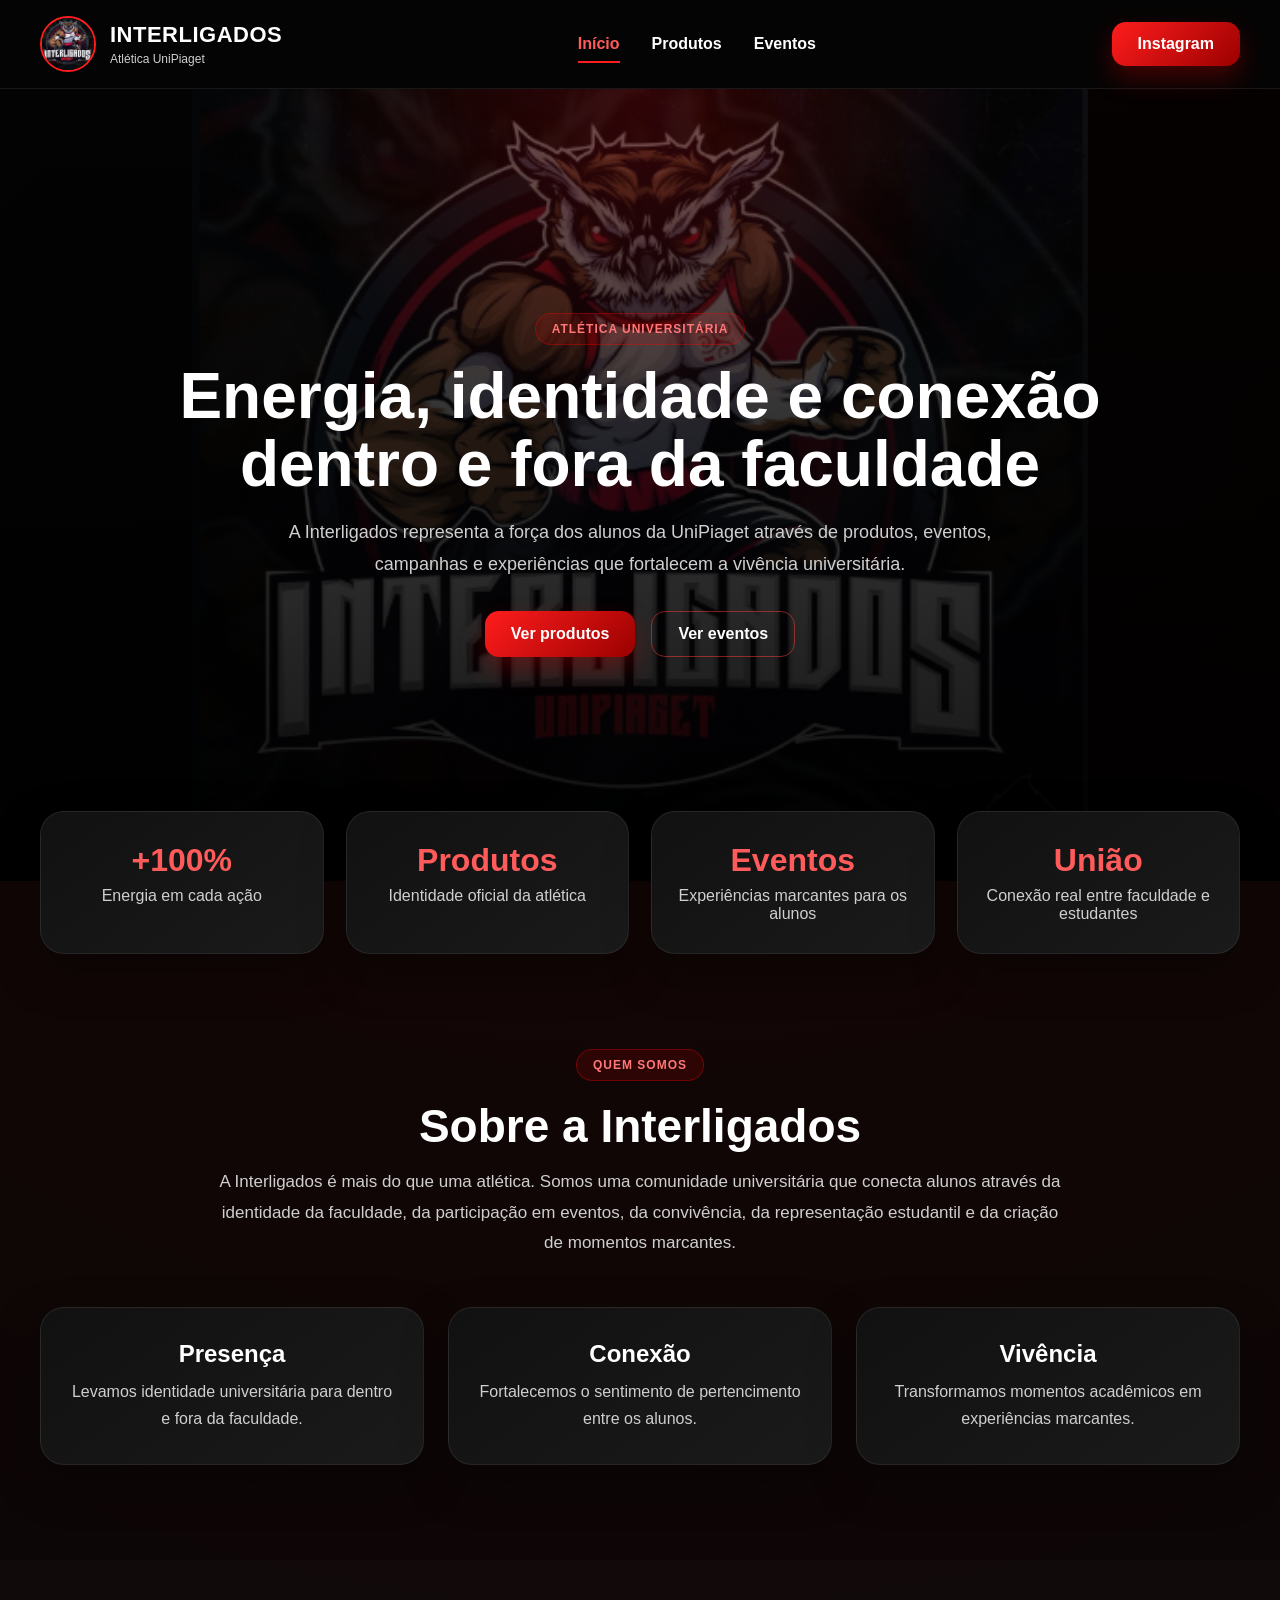
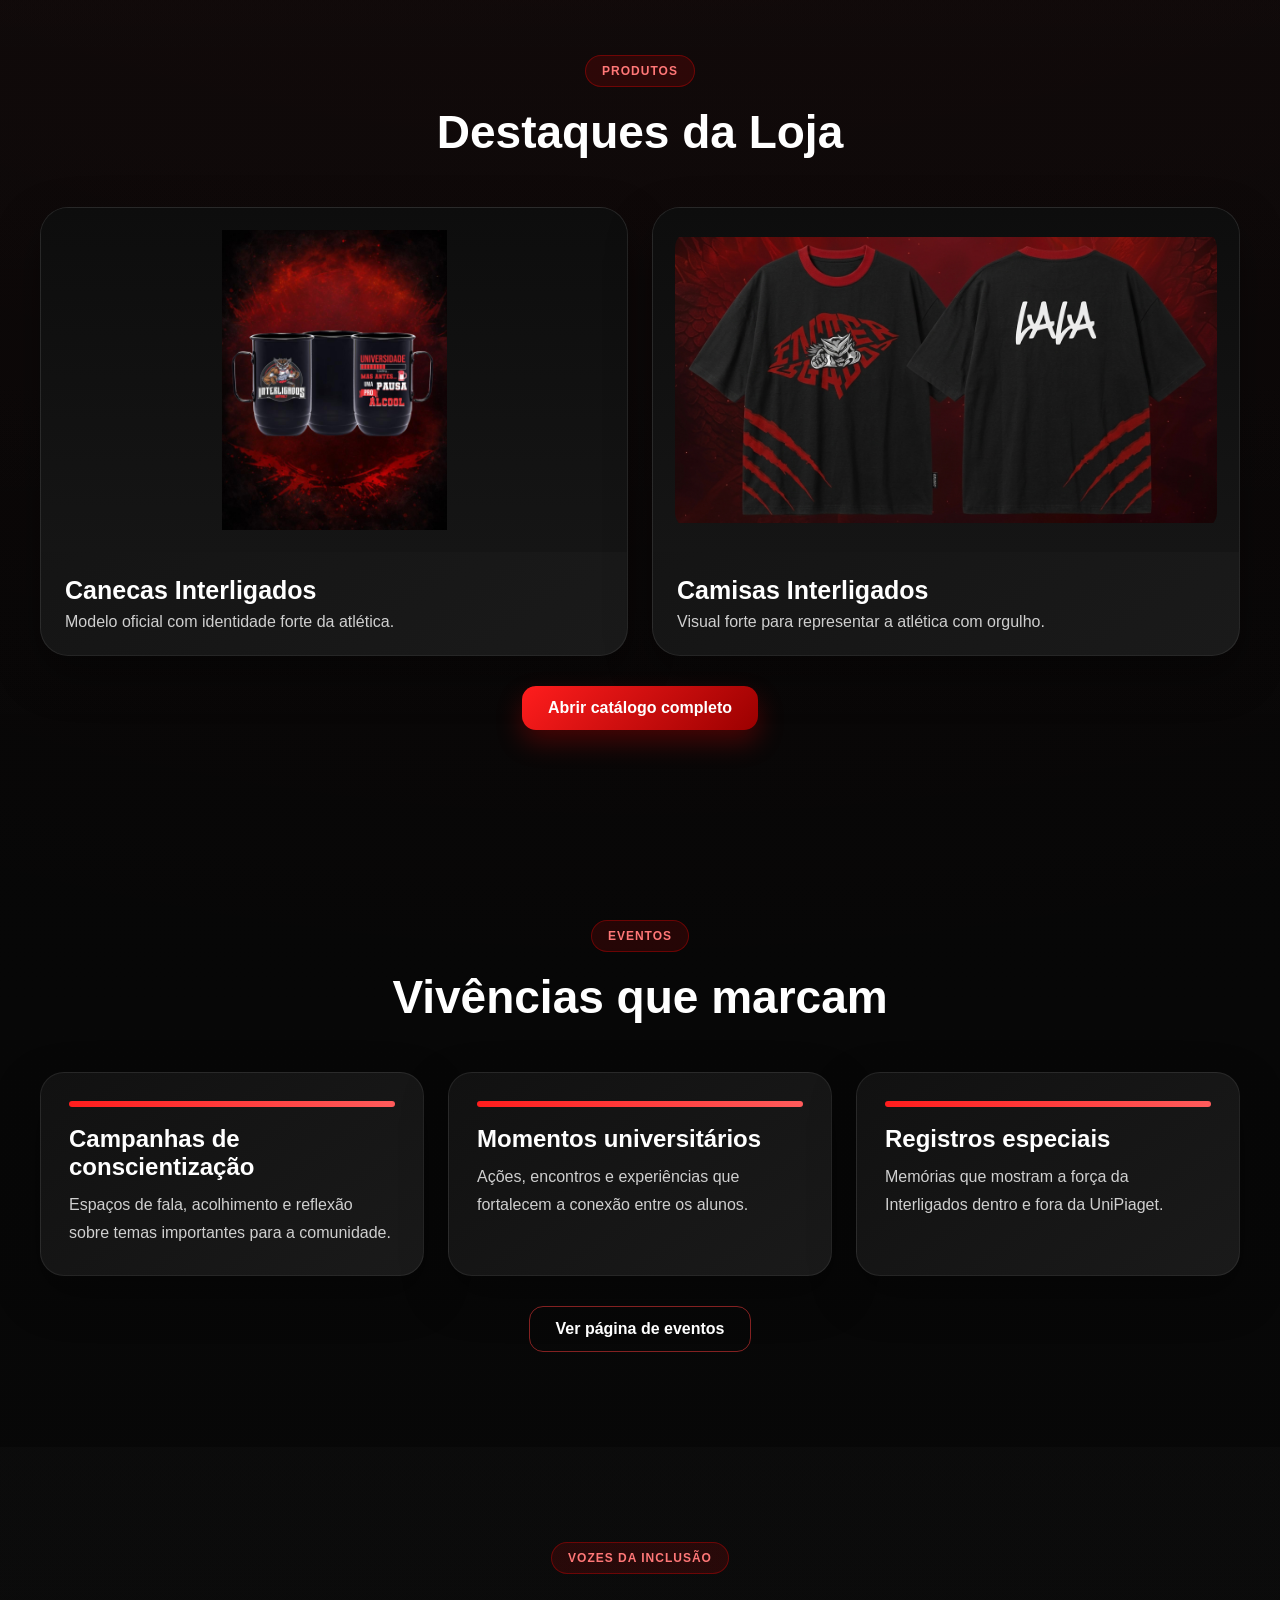
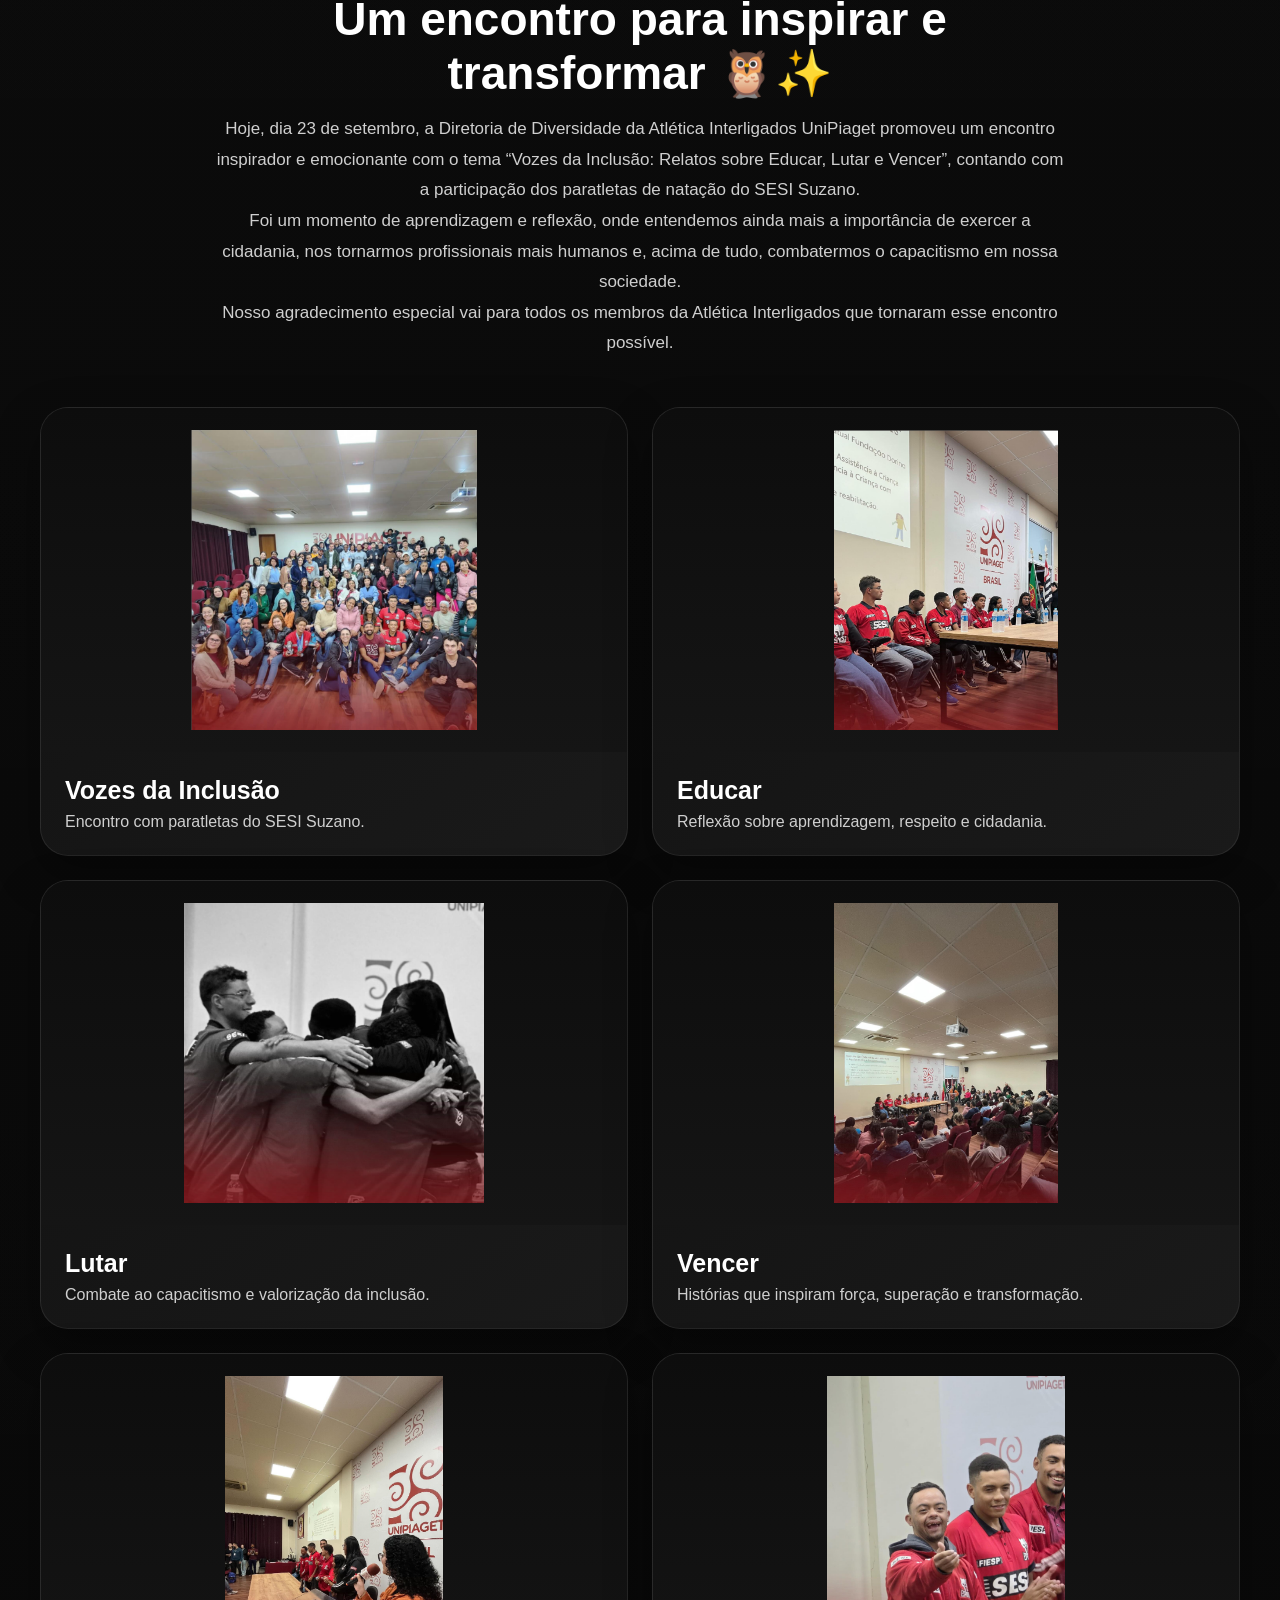
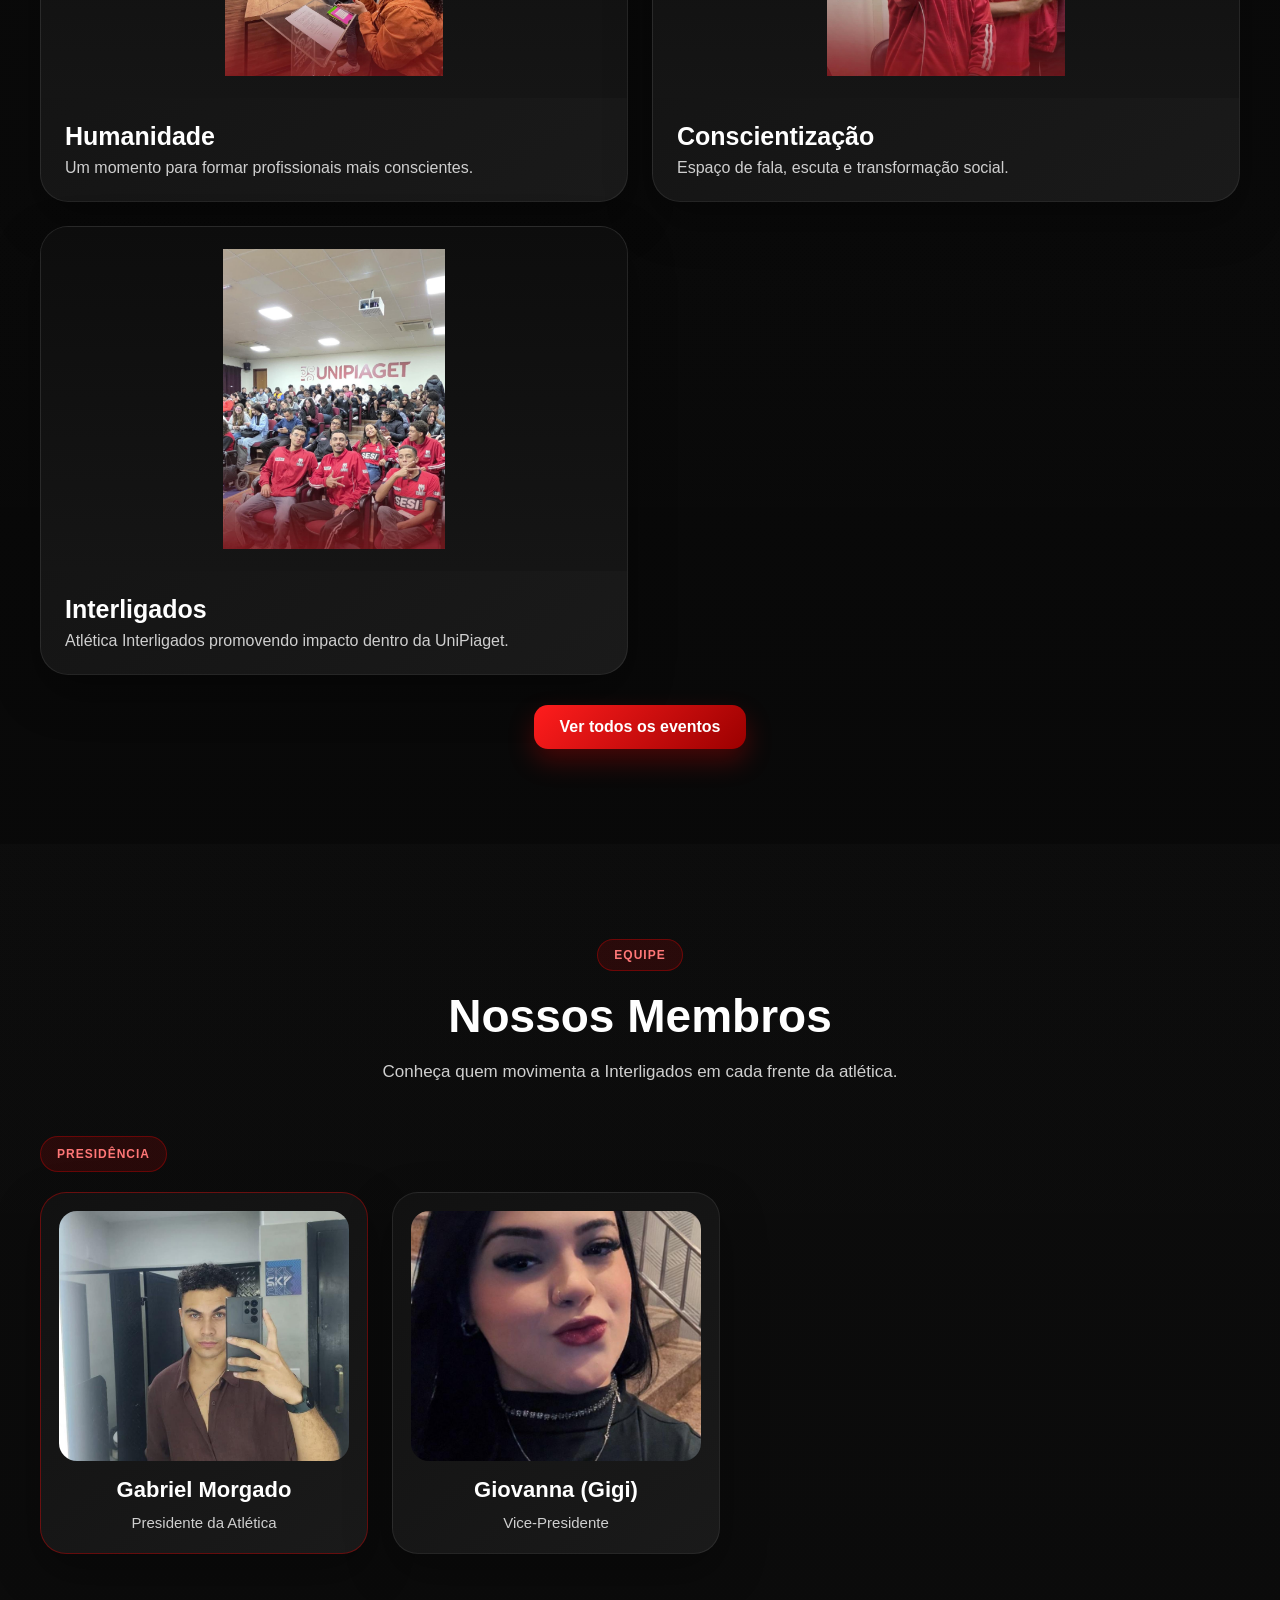
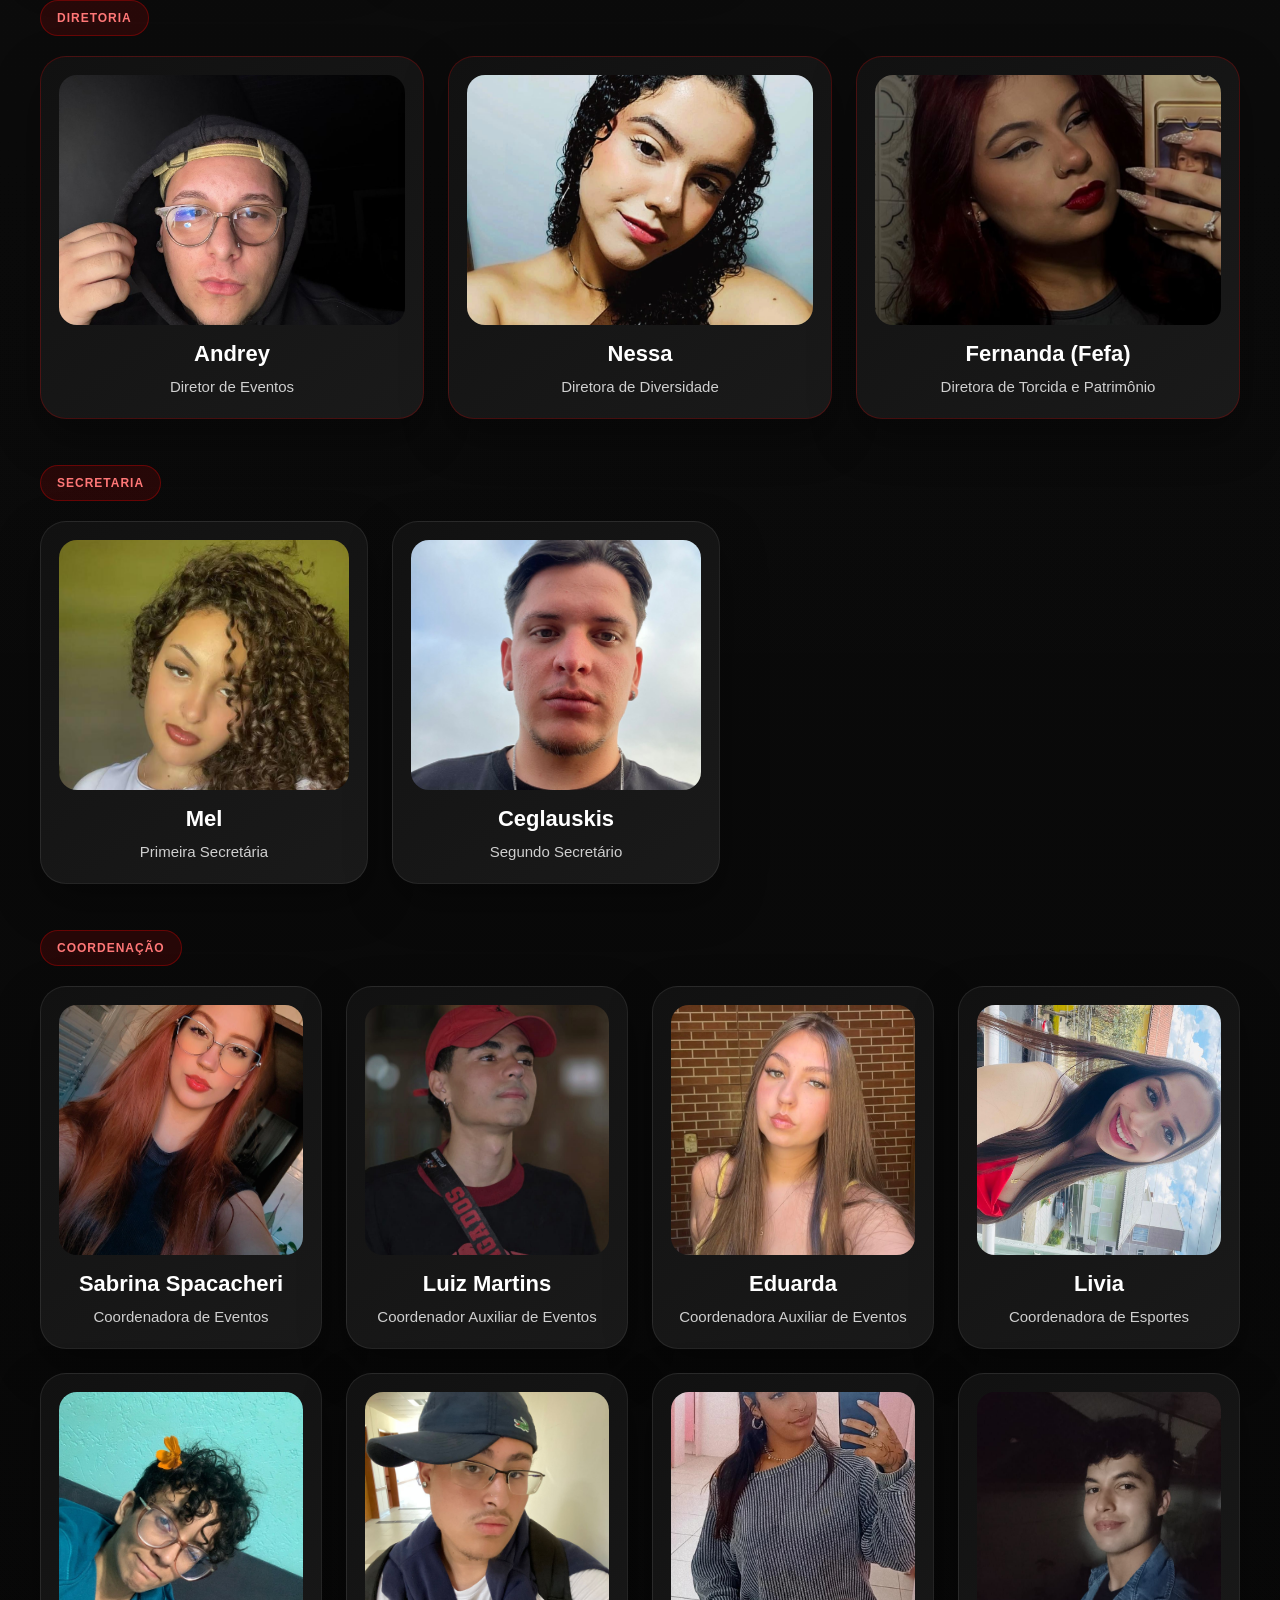
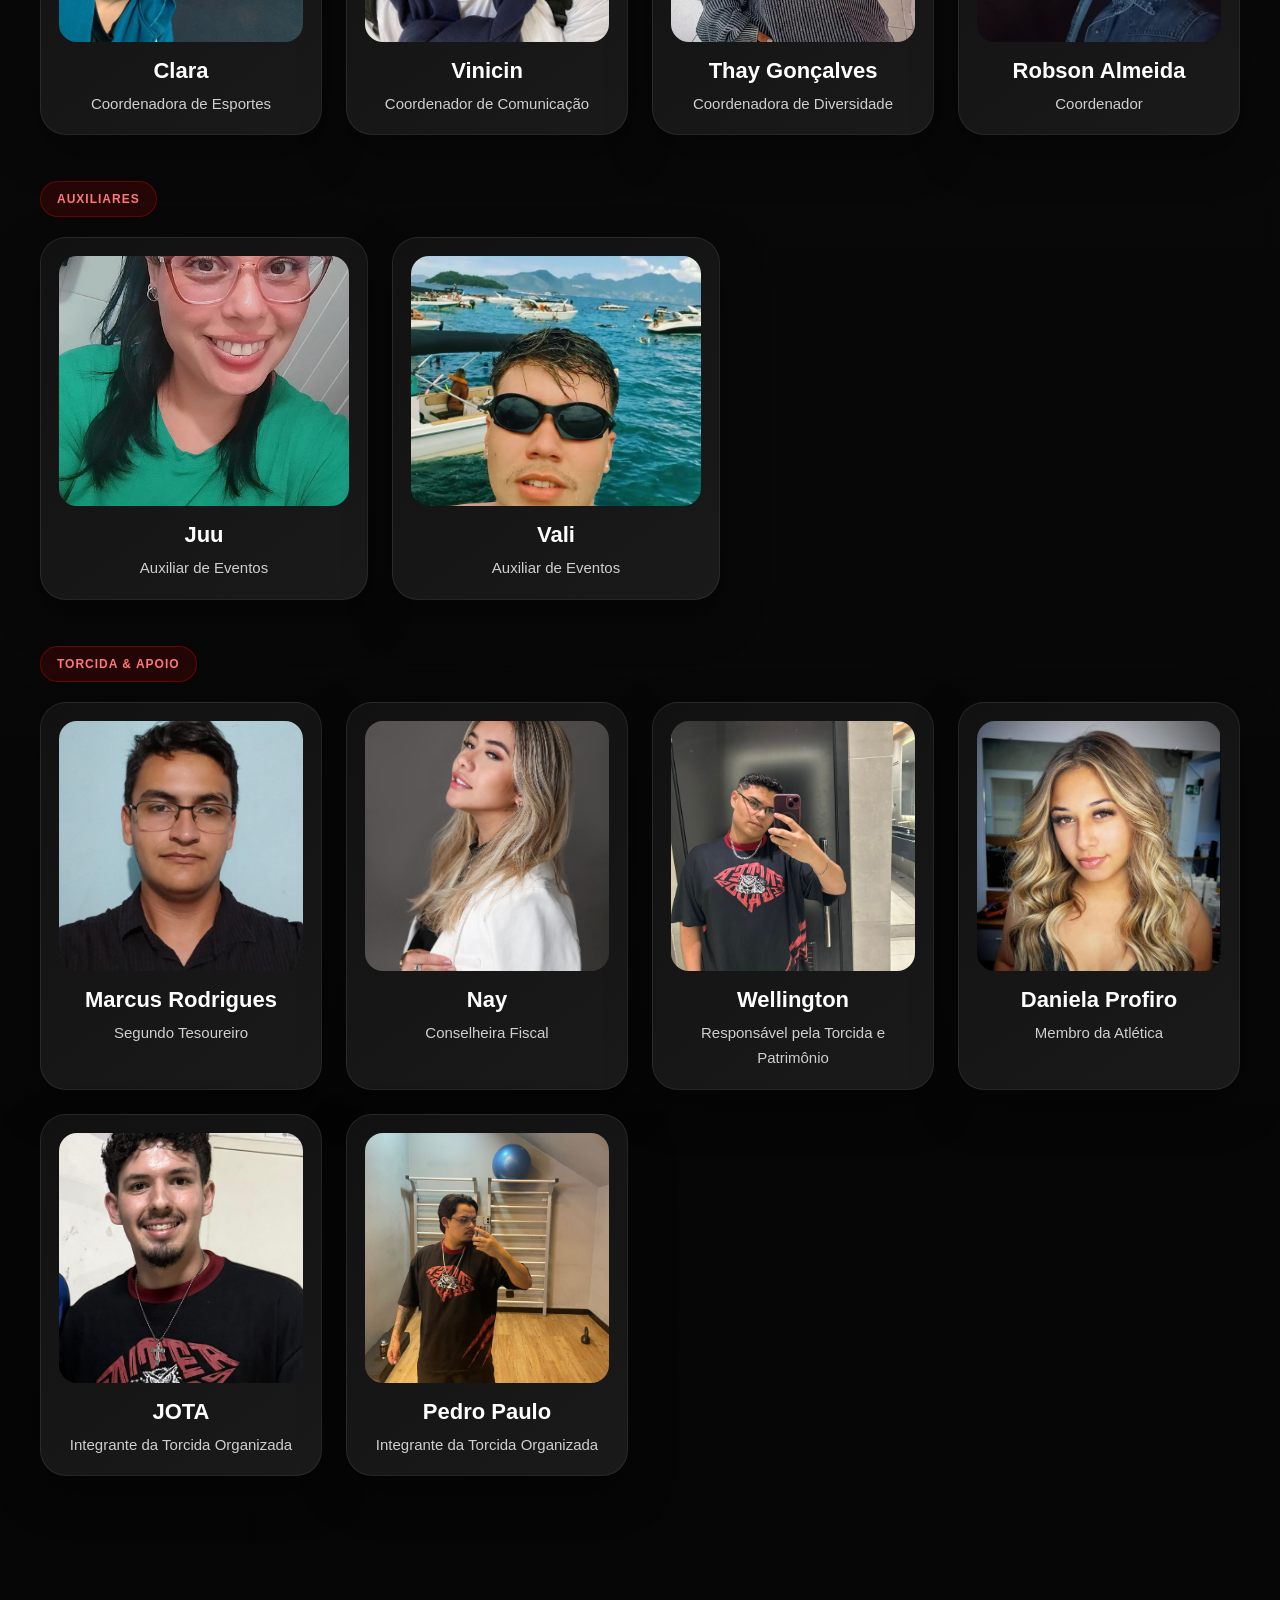
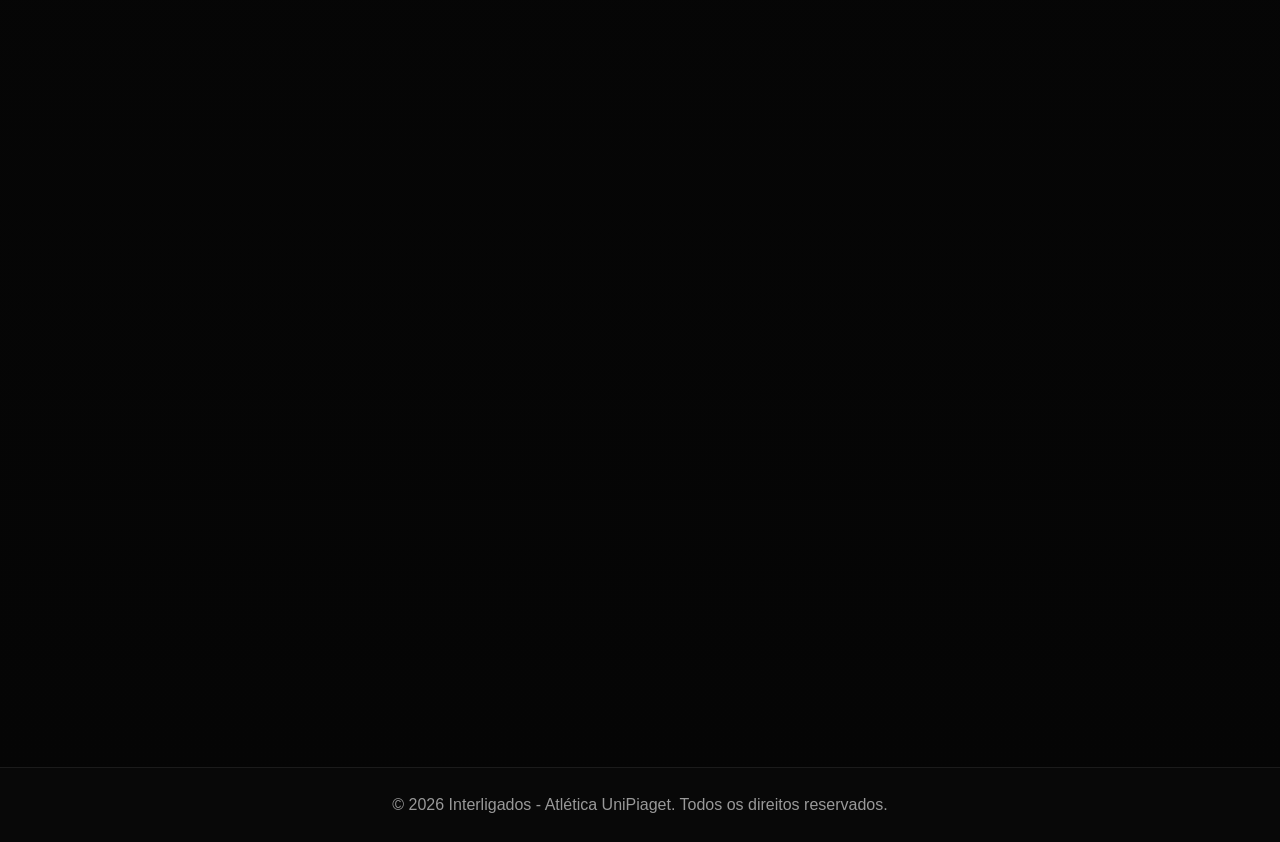
<file: index.html>
<!DOCTYPE html>
<html lang="pt-BR">
<head>
  <meta charset="UTF-8">
  <meta name="viewport" content="width=device-width, initial-scale=1.0">
  <title>Interligados | Atlética UniPiaget</title>
  <link rel="stylesheet" href="style.css">
</head>
<body>

<header class="site-header">
  <div class="container header-wrap">
    <a href="index.html" class="brand">
      <img src="assets/logo.png" alt="Logo Interligados" class="brand-logo">
      <div class="brand-text">
        <strong>INTERLIGADOS</strong>
        <span>Atlética UniPiaget</span>
      </div>
    </a>

    <nav class="main-nav">
      <a href="index.html" class="active">Início</a>
      <a href="produtos.html">Produtos</a>
      <a href="eventos.html">Eventos</a>
    </nav>

    <a href="https://www.instagram.com/interligados_unipiaget" target="_blank" class="btn btn-primary">
      Instagram
    </a>
  </div>
</header>

<main>

  <section class="hero home-hero">
    <div class="hero-overlay"></div>
    <div class="container hero-content reveal">
      <span class="kicker">ATLÉTICA UNIVERSITÁRIA</span>
      <h1>Energia, identidade e conexão dentro e fora da faculdade</h1>
      <p>
        A Interligados representa a força dos alunos da UniPiaget através de produtos,
        eventos, campanhas e experiências que fortalecem a vivência universitária.
      </p>

      <div class="hero-actions">
        <a href="produtos.html" class="btn btn-primary">Ver produtos</a>
        <a href="eventos.html" class="btn btn-secondary">Ver eventos</a>
      </div>
    </div>
  </section>

  <section class="stats-strip">
    <div class="container">
      <div class="stats-grid reveal">
        <article class="stat-card">
          <h3>+100%</h3>
          <p>Energia em cada ação</p>
        </article>

        <article class="stat-card">
          <h3>Produtos</h3>
          <p>Identidade oficial da atlética</p>
        </article>

        <article class="stat-card">
          <h3>Eventos</h3>
          <p>Experiências marcantes para os alunos</p>
        </article>

        <article class="stat-card">
          <h3>União</h3>
          <p>Conexão real entre faculdade e estudantes</p>
        </article>
      </div>
    </div>
  </section>

  <section class="section">
    <div class="container">
      <div class="section-heading reveal">
        <span class="kicker">QUEM SOMOS</span>
        <h2>Sobre a Interligados</h2>
        <p>
          A Interligados é mais do que uma atlética. Somos uma comunidade universitária
          que conecta alunos através da identidade da faculdade, da participação em eventos,
          da convivência, da representação estudantil e da criação de momentos marcantes.
        </p>
      </div>

      <div class="info-grid">
        <article class="info-card reveal">
          <h3>Presença</h3>
          <p>Levamos identidade universitária para dentro e fora da faculdade.</p>
        </article>

        <article class="info-card reveal">
          <h3>Conexão</h3>
          <p>Fortalecemos o sentimento de pertencimento entre os alunos.</p>
        </article>

        <article class="info-card reveal">
          <h3>Vivência</h3>
          <p>Transformamos momentos acadêmicos em experiências marcantes.</p>
        </article>
      </div>
    </div>
  </section>

  <section class="section section-alt">
    <div class="container">
      <div class="section-heading reveal">
        <span class="kicker">PRODUTOS</span>
        <h2>Destaques da Loja</h2>
      </div>

      <div class="highlight-grid">
        <article class="highlight-card reveal">
          <div class="highlight-image">
            <img src="assets/produto1.jpeg" alt="Caneca Preta Interligados">
          </div>
          <div class="highlight-body">
            <h3>Canecas Interligados</h3>
            <p>Modelo oficial com identidade forte da atlética.</p>
          </div>
        </article>

        <article class="highlight-card reveal">
          <div class="highlight-image">
            <img src="assets/produto4.png" alt="Camisas Interligados">
          </div>
          <div class="highlight-body">
            <h3>Camisas Interligados</h3>
            <p>Visual forte para representar a atlética com orgulho.</p>
          </div>
        </article>
      </div>

      <div class="section-action reveal">
        <a href="produtos.html" class="btn btn-primary">Abrir catálogo completo</a>
      </div>
    </div>
  </section>

  <section class="section">
    <div class="container">
      <div class="section-heading reveal">
        <span class="kicker">EVENTOS</span>
        <h2>Vivências que marcam</h2>
      </div>

      <div class="feature-grid">
        <article class="feature-card reveal">
          <div class="feature-line"></div>
          <h3>Campanhas de conscientização</h3>
          <p>Espaços de fala, acolhimento e reflexão sobre temas importantes para a comunidade.</p>
        </article>

        <article class="feature-card reveal">
          <div class="feature-line"></div>
          <h3>Momentos universitários</h3>
          <p>Ações, encontros e experiências que fortalecem a conexão entre os alunos.</p>
        </article>

        <article class="feature-card reveal">
          <div class="feature-line"></div>
          <h3>Registros especiais</h3>
          <p>Memórias que mostram a força da Interligados dentro e fora da UniPiaget.</p>
        </article>
      </div>

      <div class="section-action reveal">
        <a href="eventos.html" class="btn btn-secondary">Ver página de eventos</a>
      </div>
    </div>
  </section>

  <section class="section section-alt">
    <div class="container">
      <div class="section-heading reveal">
        <span class="kicker">VOZES DA INCLUSÃO</span>
        <h2>Um encontro para inspirar e transformar 🦉✨</h2>
        <p>
          Hoje, dia 23 de setembro, a Diretoria de Diversidade da Atlética Interligados UniPiaget
          promoveu um encontro inspirador e emocionante com o tema “Vozes da Inclusão:
          Relatos sobre Educar, Lutar e Vencer”, contando com a participação dos paratletas
          de natação do SESI Suzano.
        </p>
        <p>
          Foi um momento de aprendizagem e reflexão, onde entendemos ainda mais a importância
          de exercer a cidadania, nos tornarmos profissionais mais humanos e, acima de tudo,
          combatermos o capacitismo em nossa sociedade.
        </p>
        <p>
          Nosso agradecimento especial vai para todos os membros da Atlética Interligados que
          tornaram esse encontro possível.
        </p>
      </div>

      <div class="highlight-grid">
        <article class="highlight-card reveal">
          <div class="highlight-image">
            <img src="assets/inclusao1.png" alt="Vozes da Inclusão 1">
          </div>
          <div class="highlight-body">
            <h3>Vozes da Inclusão</h3>
            <p>Encontro com paratletas do SESI Suzano.</p>
          </div>
        </article>

        <article class="highlight-card reveal">
          <div class="highlight-image">
            <img src="assets/inclusao2.png" alt="Vozes da Inclusão 2">
          </div>
          <div class="highlight-body">
            <h3>Educar</h3>
            <p>Reflexão sobre aprendizagem, respeito e cidadania.</p>
          </div>
        </article>

        <article class="highlight-card reveal">
          <div class="highlight-image">
            <img src="assets/inclusao3.png" alt="Vozes da Inclusão 3">
          </div>
          <div class="highlight-body">
            <h3>Lutar</h3>
            <p>Combate ao capacitismo e valorização da inclusão.</p>
          </div>
        </article>

        <article class="highlight-card reveal">
          <div class="highlight-image">
            <img src="assets/inclusao4.png" alt="Vozes da Inclusão 4">
          </div>
          <div class="highlight-body">
            <h3>Vencer</h3>
            <p>Histórias que inspiram força, superação e transformação.</p>
          </div>
        </article>

        <article class="highlight-card reveal">
          <div class="highlight-image">
            <img src="assets/inclusao5.png" alt="Vozes da Inclusão 5">
          </div>
          <div class="highlight-body">
            <h3>Humanidade</h3>
            <p>Um momento para formar profissionais mais conscientes.</p>
          </div>
        </article>

        <article class="highlight-card reveal">
          <div class="highlight-image">
            <img src="assets/inclusao6.png" alt="Vozes da Inclusão 6">
          </div>
          <div class="highlight-body">
            <h3>Conscientização</h3>
            <p>Espaço de fala, escuta e transformação social.</p>
          </div>
        </article>

        <article class="highlight-card reveal">
          <div class="highlight-image">
            <img src="assets/inclusao7.png" alt="Vozes da Inclusão 7">
          </div>
          <div class="highlight-body">
            <h3>Interligados</h3>
            <p>Atlética Interligados promovendo impacto dentro da UniPiaget.</p>
          </div>
        </article>
      </div>

      <div class="section-action reveal">
        <a href="eventos.html" class="btn btn-primary">Ver todos os eventos</a>
      </div>
    </div>
  </section>

  <section class="section section-alt team-section">
    <div class="container">
      <div class="section-heading reveal">
        <span class="kicker">EQUIPE</span>
        <h2>Nossos Membros</h2>
        <p>Conheça quem movimenta a Interligados em cada frente da atlética.</p>
      </div>

      <div class="team-group reveal">
        <div class="team-label">Presidência</div>
        <div class="team-grid team-grid-2">
          <article class="member-card featured-president">
            <img src="assets/membro4.jpeg" alt="Gabriel Morgado">
            <h3>Gabriel Morgado</h3>
            <p>Presidente da Atlética</p>
          </article>

          <article class="member-card featured-vice">
            <img src="assets/membro10.jpeg" alt="Giovanna Gigi">
            <h3>Giovanna (Gigi)</h3>
            <p>Vice-Presidente</p>
          </article>
        </div>
      </div>

      <div class="team-group reveal">
        <div class="team-label">Diretoria</div>
        <div class="team-grid team-grid-3">
          <article class="member-card featured-director">
            <img src="assets/membro21.jpeg" alt="Andrey">
            <h3>Andrey</h3>
            <p>Diretor de Eventos</p>
          </article>

          <article class="member-card featured-director">
            <img src="assets/membro17.jpeg" alt="Nessa">
            <h3>Nessa</h3>
            <p>Diretora de Diversidade</p>
          </article>

          <article class="member-card featured-director">
            <img src="assets/membro8.jpeg" alt="Fernanda Fefa">
            <h3>Fernanda (Fefa)</h3>
            <p>Diretora de Torcida e Patrimônio</p>
          </article>
        </div>
      </div>

      <div class="team-group reveal">
        <div class="team-label">Secretaria</div>
        <div class="team-grid team-grid-2">
          <article class="member-card">
            <img src="assets/membro9.jpeg" alt="Mel">
            <h3>Mel</h3>
            <p>Primeira Secretária</p>
          </article>

          <article class="member-card">
            <img src="assets/membro6.jpeg" alt="Ceglauskis">
            <h3>Ceglauskis</h3>
            <p>Segundo Secretário</p>
          </article>
        </div>
      </div>

      <div class="team-group reveal">
        <div class="team-label">Coordenação</div>
        <div class="team-grid team-grid-4">
          <article class="member-card">
            <img src="assets/membro2.jpeg" alt="Sabrina Spacacheri">
            <h3>Sabrina Spacacheri</h3>
            <p>Coordenadora de Eventos</p>
          </article>

          <article class="member-card">
            <img src="assets/membro11.jpeg" alt="Luiz Martins">
            <h3>Luiz Martins</h3>
            <p>Coordenador Auxiliar de Eventos</p>
          </article>

          <article class="member-card">
            <img src="assets/membro13.jpeg" alt="Eduarda">
            <h3>Eduarda</h3>
            <p>Coordenadora Auxiliar de Eventos</p>
          </article>

          <article class="member-card">
            <img src="assets/membro12.jpeg" alt="Livia">
            <h3>Livia</h3>
            <p>Coordenadora de Esportes</p>
          </article>

          <article class="member-card">
            <img src="assets/membro20.jpeg" alt="Clara">
            <h3>Clara</h3>
            <p>Coordenadora de Esportes</p>
          </article>

          <article class="member-card">
            <img src="assets/membro15.jpeg" alt="Vinicin">
            <h3>Vinicin</h3>
            <p>Coordenador de Comunicação</p>
          </article>

          <article class="member-card">
            <img src="assets/membro18.jpeg" alt="Thay Gonçalves">
            <h3>Thay Gonçalves</h3>
            <p>Coordenadora de Diversidade</p>
          </article>

          <article class="member-card">
            <img src="assets/membro7.jpeg" alt="Robson Almeida">
            <h3>Robson Almeida</h3>
            <p>Coordenador</p>
          </article>
        </div>
      </div>

      <div class="team-group reveal">
        <div class="team-label">Auxiliares</div>
        <div class="team-grid team-grid-2">
          <article class="member-card">
            <img src="assets/membro16.jpeg" alt="Juu">
            <h3>Juu</h3>
            <p>Auxiliar de Eventos</p>
          </article>

          <article class="member-card">
            <img src="assets/membro19.jpeg" alt="Vali">
            <h3>Vali</h3>
            <p>Auxiliar de Eventos</p>
          </article>
        </div>
      </div>

      <div class="team-group reveal">
        <div class="team-label">Torcida & Apoio</div>
        <div class="team-grid team-grid-4">
          <article class="member-card">
            <img src="assets/membro3.jpeg" alt="Marcus Rodrigues">
            <h3>Marcus Rodrigues</h3>
            <p>Segundo Tesoureiro</p>
          </article>

          <article class="member-card">
            <img src="assets/membro14.jpeg" alt="Nay">
            <h3>Nay</h3>
            <p>Conselheira Fiscal</p>
          </article>

          <article class="member-card">
            <img src="assets/membro1.jpeg" alt="Wellington">
            <h3>Wellington</h3>
            <p>Responsável pela Torcida e Patrimônio</p>
          </article>

          <article class="member-card">
            <img src="assets/membro5.jpeg" alt="Daniela Profiro">
            <h3>Daniela Profiro</h3>
            <p>Membro da Atlética</p>
          </article>

          <article class="member-card">
            <img src="assets/membro23.jpeg" alt="JOTA">
            <h3>JOTA</h3>
            <p>Integrante da Torcida Organizada</p>
          </article>

          <article class="member-card">
            <img src="assets/membro24.jpeg" alt="Pedro Paulo">
            <h3>Pedro Paulo</h3>
            <p>Integrante da Torcida Organizada</p>
          </article>
        </div>
      </div>
    </div>
  </section>

  <section class="impact-section">
    <div class="container">
      <div class="impact-box reveal">
        <span class="kicker">INTERLIGADOS</span>
        <h2>Mais do que uma atlética. Uma identidade.</h2>
        <p>
          Produtos, eventos, campanhas e pessoas que transformam a vivência universitária em algo marcante.
        </p>
      </div>
    </div>
  </section>

  <section class="cta-section">
    <div class="container">
      <div class="cta-box reveal">
        <span class="kicker">@interligados_unipiaget</span>
        <h2>Acompanhe a Interligados no Instagram</h2>
        <p>
          Veja eventos, destaques, produtos, bastidores e tudo que movimenta a atlética.
        </p>
        <a href="https://www.instagram.com/interligados_unipiaget" target="_blank" class="btn btn-primary">
          Acessar perfil
        </a>
      </div>
    </div>
  </section>

</main>

<footer class="site-footer">
  <div class="container">
    <p>© 2026 Interligados - Atlética UniPiaget. Todos os direitos reservados.</p>
  </div>
</footer>

<script src="script.js"></script>
</body>
</html>
</file>
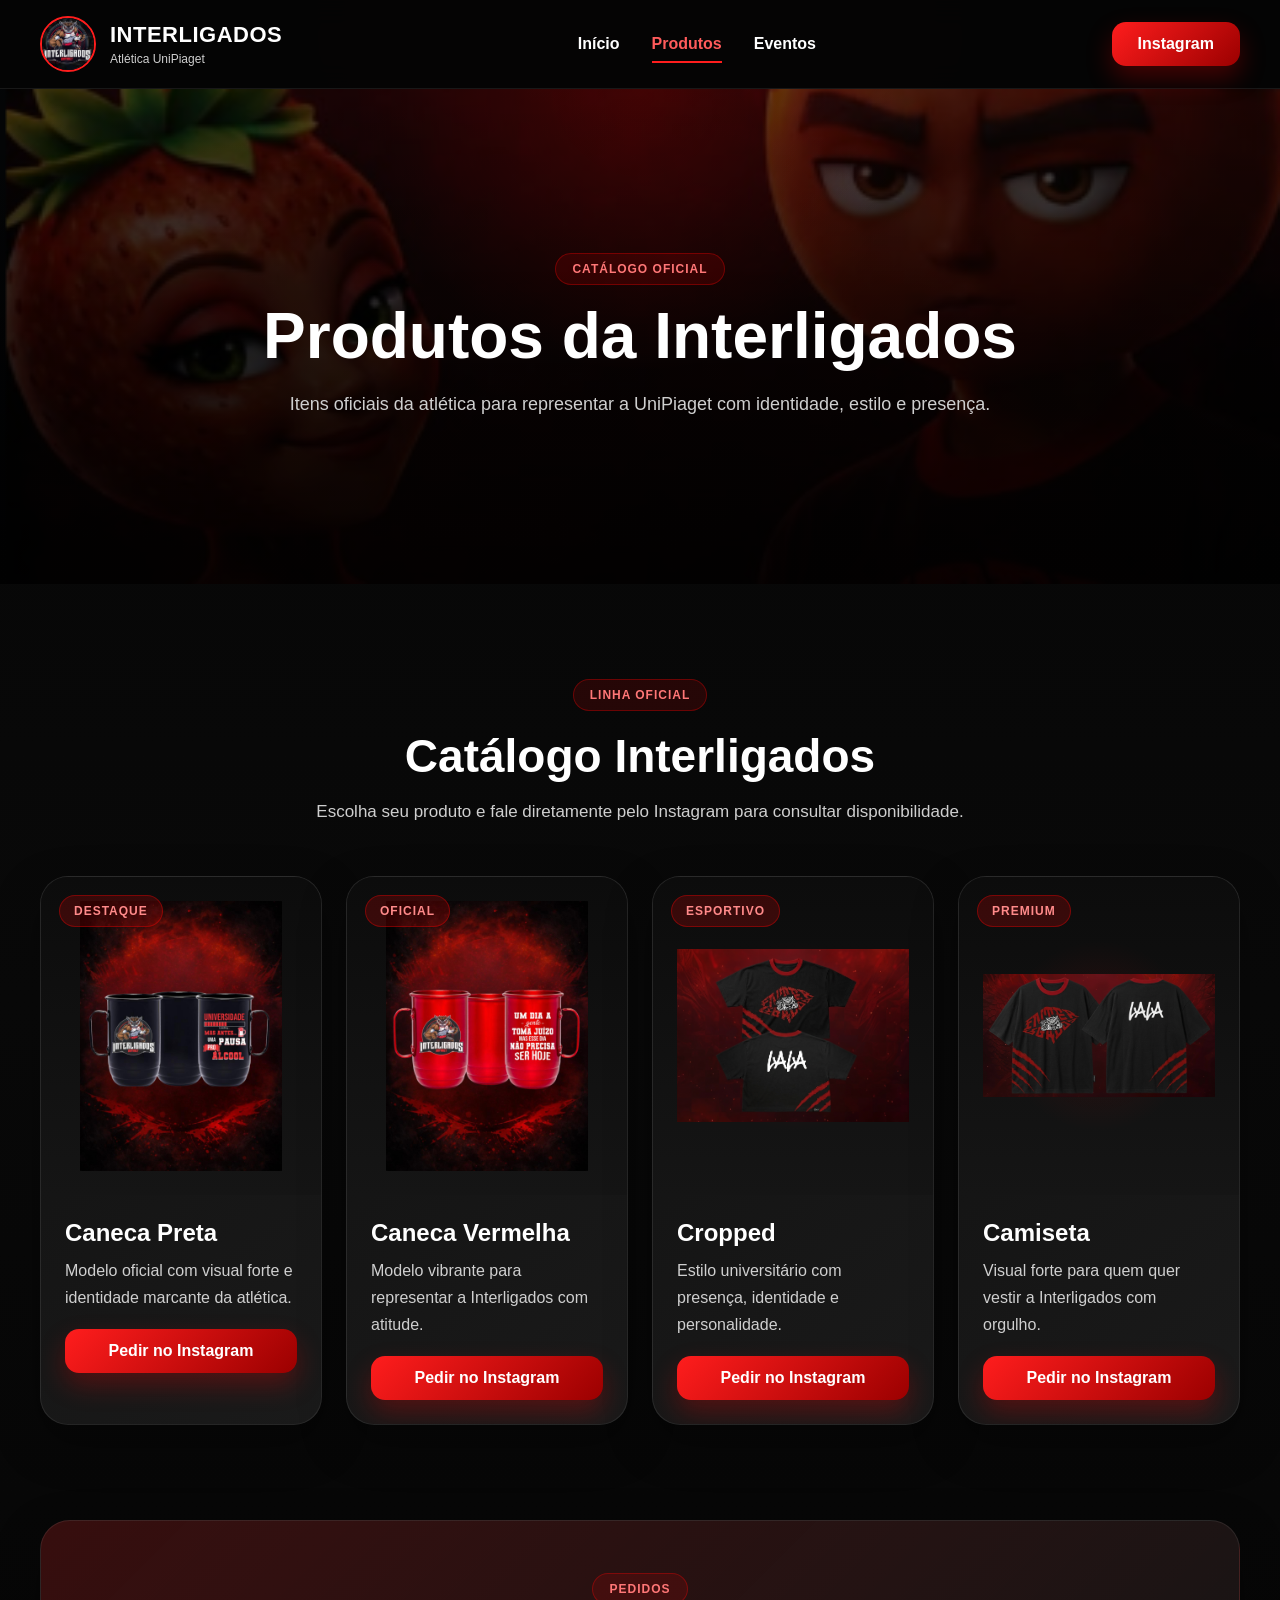
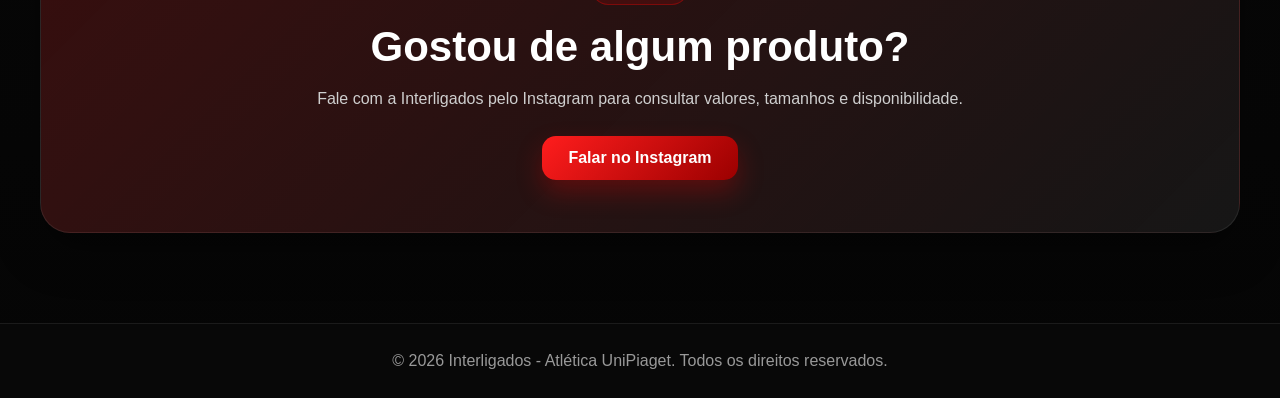
<file: produtos.html>
<!DOCTYPE html>
<html lang="pt-BR">
<head>
  <meta charset="UTF-8">
  <meta name="viewport" content="width=device-width, initial-scale=1.0">
  <title>Produtos | Interligados</title>
  <link rel="stylesheet" href="style.css">
</head>
<body>

<header class="site-header">
  <div class="container header-wrap">
    <a href="index.html" class="brand">
      <img src="assets/logo.png" alt="Logo Interligados" class="brand-logo">
      <div class="brand-text">
        <strong>INTERLIGADOS</strong>
        <span>Atlética UniPiaget</span>
      </div>
    </a>

    <nav class="main-nav">
      <a href="index.html">Início</a>
      <a href="produtos.html" class="active">Produtos</a>
      <a href="eventos.html">Eventos</a>
    </nav>

    <a href="https://www.instagram.com/interligados_unipiaget" target="_blank" class="btn btn-primary">Instagram</a>
  </div>
</header>

<main>

<section class="hero page-hero products-hero">
  <div class="hero-overlay"></div>
  <div class="container hero-content reveal">
    <span class="kicker">CATÁLOGO OFICIAL</span>
    <h1>Produtos da Interligados</h1>
    <p>Itens oficiais da atlética para representar a UniPiaget com identidade, estilo e presença.</p>
  </div>
</section>

<section class="section products-section">
  <div class="container">
    <div class="section-heading reveal">
      <span class="kicker">LINHA OFICIAL</span>
      <h2>Catálogo Interligados</h2>
      <p>Escolha seu produto e fale diretamente pelo Instagram para consultar disponibilidade.</p>
    </div>

    <div class="products-grid-premium">

      <!-- CANECA PRETA -->
      <article class="product-card-premium reveal">
        <div class="product-tag">Destaque</div>
        <div class="product-image-premium">
          <img src="assets/produto1.jpeg" alt="Caneca Preta Interligados">
        </div>
        <div class="product-content-premium">
          <h3>Caneca Preta</h3>
          <p>Modelo oficial com visual forte e identidade marcante da atlética.</p>
          <a href="https://www.instagram.com/interligados_unipiaget" target="_blank" class="btn btn-primary btn-card">Pedir no Instagram</a>
        </div>
      </article>

      <!-- CANECA VERMELHA -->
      <article class="product-card-premium reveal">
        <div class="product-tag">Oficial</div>
        <div class="product-image-premium">
          <img src="assets/produto2.jpeg" alt="Caneca Vermelha Interligados">
        </div>
        <div class="product-content-premium">
          <h3>Caneca Vermelha</h3>
          <p>Modelo vibrante para representar a Interligados com atitude.</p>
          <a href="https://www.instagram.com/interligados_unipiaget" target="_blank" class="btn btn-primary btn-card">Pedir no Instagram</a>
        </div>
      </article>

      <!-- CROPPED -->
      <article class="product-card-premium reveal">
        <div class="product-tag">Esportivo</div>
        <div class="product-image-premium">
          <img src="assets/produto3.png" alt="Cropped Interligados">
        </div>
        <div class="product-content-premium">
          <h3>Cropped</h3>
          <p>Estilo universitário com presença, identidade e personalidade.</p>
          <a href="https://www.instagram.com/interligados_unipiaget" target="_blank" class="btn btn-primary btn-card">Pedir no Instagram</a>
        </div>
      </article>

      <!-- CAMISETA -->
      <article class="product-card-premium reveal">
        <div class="product-tag">Premium</div>
        <div class="product-image-premium">
          <img src="assets/produto4.png" alt="Camiseta Interligados">
        </div>
        <div class="product-content-premium">
          <h3>Camiseta</h3>
          <p>Visual forte para quem quer vestir a Interligados com orgulho.</p>
          <a href="https://www.instagram.com/interligados_unipiaget" target="_blank" class="btn btn-primary btn-card">Pedir no Instagram</a>
        </div>
      </article>

    </div>
  </div>
</section>

<section class="cta-section">
  <div class="container">
    <div class="cta-box reveal">
      <span class="kicker">PEDIDOS</span>
      <h2>Gostou de algum produto?</h2>
      <p>Fale com a Interligados pelo Instagram para consultar valores, tamanhos e disponibilidade.</p>
      <a href="https://www.instagram.com/interligados_unipiaget" target="_blank" class="btn btn-primary">Falar no Instagram</a>
    </div>
  </div>
</section>

</main>

<footer class="site-footer">
  <div class="container">
    <p>© 2026 Interligados - Atlética UniPiaget. Todos os direitos reservados.</p>
  </div>
</footer>

<script src="script.js"></script>
</body>
</html>
</file>
<file: style.css>
* {
  margin: 0;
  padding: 0;
  box-sizing: border-box;
  font-family: Arial, Helvetica, sans-serif;
}

:root {
  --bg: #050505;
  --card: #111;
  --card-2: #1a1a1a;
  --red: #ff1d1d;
  --red-soft: #ff5b5b;
  --text: #fff;
  --muted: #cfcfcf;
  --border: rgba(255,255,255,0.08);
  --shadow: 0 18px 45px rgba(0,0,0,0.35);
}

html {
  scroll-behavior: smooth;
}

body {
  background:
    radial-gradient(circle at top, rgba(255,0,0,0.08), transparent 25%),
    linear-gradient(180deg, #050505, #090909, #050505);
  color: var(--text);
}

img {
  display: block;
  max-width: 100%;
}

a {
  text-decoration: none;
  color: inherit;
}

button {
  font: inherit;
}

/* CONTAINER */

.container {
  width: min(1200px, calc(100% - 40px));
  margin: 0 auto;
}

/* HEADER */

.site-header {
  position: sticky;
  top: 0;
  z-index: 1000;
  background: rgba(5,5,5,0.92);
  backdrop-filter: blur(14px);
  border-bottom: 1px solid var(--border);
}

.header-wrap {
  min-height: 88px;
  display: flex;
  align-items: center;
  justify-content: space-between;
  gap: 24px;
}

.brand {
  display: flex;
  align-items: center;
  gap: 14px;
}

.brand-logo {
  width: 56px;
  height: 56px;
  object-fit: cover;
  border-radius: 50%;
  border: 2px solid var(--red);
}

.brand-text {
  display: flex;
  flex-direction: column;
  gap: 4px;
}

.brand-text strong {
  font-size: 22px;
  font-weight: 900;
  letter-spacing: .5px;
}

.brand-text span {
  font-size: 12px;
  color: var(--muted);
}

.main-nav {
  display: flex;
  align-items: center;
  gap: 32px;
}

.main-nav a {
  font-size: 16px;
  font-weight: 700;
  position: relative;
  color: #fff;
}

.main-nav a::after {
  content: "";
  position: absolute;
  left: 0;
  bottom: -10px;
  height: 2px;
  width: 0;
  background: var(--red);
  transition: .25s;
}

.main-nav a:hover,
.main-nav a.active {
  color: var(--red-soft);
}

.main-nav a:hover::after,
.main-nav a.active::after {
  width: 100%;
}

/* BUTTONS */

.btn {
  display: inline-flex;
  align-items: center;
  justify-content: center;
  border-radius: 14px;
  font-weight: 800;
  transition: .25s;
}

.btn-primary {
  background: linear-gradient(135deg, #ff1d1d, #9b0000);
  padding: 13px 26px;
  color: #fff;
  box-shadow: 0 12px 26px rgba(255,0,0,.25);
}

.btn-primary:hover {
  transform: translateY(-3px);
  box-shadow: 0 18px 38px rgba(255,0,0,.28);
}

.btn-secondary {
  padding: 13px 26px;
  border: 1px solid rgba(255,60,60,.5);
  color: #fff;
}

.btn-secondary:hover {
  transform: translateY(-3px);
  background: rgba(255,0,0,.08);
}

.btn-card {
  width: 100%;
  margin-top: 18px;
}

/* HERO GLOBAL */

.hero {
  position: relative;
  overflow: hidden;
}

.home-hero {
  min-height: 88vh;
  display: flex;
  align-items: center;
  background:
    linear-gradient(rgba(0,0,0,.62), rgba(0,0,0,.86)),
    url("assets/coruja-bg.png") center center / 70% no-repeat,
    linear-gradient(135deg, #080808, #120000);
}

.page-hero {
  min-height: 55vh;
  display: flex;
  align-items: center;
}

.products-hero {
  background:
    linear-gradient(rgba(0,0,0,.68), rgba(0,0,0,.9)),
    url("assets/ProdutosGerais.png") center center / cover no-repeat;
}

.events-hero {
  background:
    linear-gradient(rgba(0,0,0,.65), rgba(0,0,0,.88)),
    radial-gradient(circle at top, rgba(255,0,0,.18), transparent 35%),
    linear-gradient(135deg, #070707, #170000);
}

.hero-overlay {
  position: absolute;
  inset: 0;
  background:
    radial-gradient(circle at top, rgba(255,0,0,.18), transparent 35%),
    linear-gradient(to bottom, transparent, rgba(0,0,0,.45));
}

.hero-content {
  position: relative;
  z-index: 2;
  max-width: 950px;
  text-align: center;
}

.kicker {
  display: inline-block;
  padding: 8px 16px;
  margin-bottom: 18px;
  border-radius: 999px;
  background: rgba(255,0,0,.12);
  border: 1px solid rgba(255,0,0,.32);
  color: #ff7777;
  font-size: 12px;
  font-weight: 900;
  letter-spacing: 1px;
  text-transform: uppercase;
}

.hero h1,
.hero h2 {
  font-size: clamp(36px, 5vw, 66px);
  line-height: 1.05;
  margin-bottom: 18px;
  font-weight: 900;
}

.hero p {
  max-width: 760px;
  margin: 0 auto;
  color: var(--muted);
  font-size: 18px;
  line-height: 1.8;
}

.hero-actions {
  margin-top: 30px;
  display: flex;
  justify-content: center;
  gap: 16px;
  flex-wrap: wrap;
}

/* SECTION */

.section {
  padding: 95px 0;
}

.section-alt {
  background: linear-gradient(180deg, rgba(255,255,255,.015), rgba(255,255,255,0));
}

.section-heading {
  max-width: 850px;
  margin: 0 auto 48px;
  text-align: center;
}

.section-heading h2 {
  font-size: clamp(30px, 4vw, 46px);
  margin-bottom: 14px;
  font-weight: 900;
}

.section-heading p {
  color: var(--muted);
  font-size: 17px;
  line-height: 1.8;
}

/* STATS */

.stats-strip {
  margin-top: -70px;
  position: relative;
  z-index: 5;
}

.stats-grid {
  display: grid;
  grid-template-columns: repeat(4, 1fr);
  gap: 22px;
}

.stat-card,
.info-card,
.highlight-card,
.feature-card,
.member-card,
.summary-card,
.product-card-premium,
.impact-box,
.cta-box {
  background: linear-gradient(145deg, var(--card), var(--card-2));
  border: 1px solid var(--border);
  box-shadow: var(--shadow);
}

.stat-card {
  border-radius: 24px;
  padding: 30px 22px;
  text-align: center;
  transition: .25s;
}

.stat-card:hover {
  transform: translateY(-8px);
  border-color: rgba(255,0,0,.28);
}

.stat-card h3 {
  font-size: 32px;
  color: var(--red-soft);
  margin-bottom: 8px;
}

.stat-card p {
  color: var(--muted);
}

/* HOME SOBRE */

.info-grid {
  display: grid;
  grid-template-columns: repeat(3, 1fr);
  gap: 24px;
}

.info-card {
  border-radius: 24px;
  padding: 32px 26px;
  text-align: center;
  transition: .25s;
}

.info-card:hover {
  transform: translateY(-8px);
  border-color: rgba(255,0,0,.28);
}

.info-card h3 {
  font-size: 24px;
  margin-bottom: 10px;
}

.info-card p {
  color: var(--muted);
  line-height: 1.7;
}

/* HOME PRODUTOS */

.highlight-grid {
  display: grid;
  grid-template-columns: repeat(2, 1fr);
  gap: 24px;
}

.highlight-card {
  border-radius: 28px;
  overflow: hidden;
  transition: .25s;
}

.highlight-card:hover {
  transform: translateY(-10px);
  border-color: rgba(255,0,0,.28);
}

.highlight-image {
  padding: 22px;
  background: linear-gradient(180deg, #0d0d0d, #151515);
}

.highlight-image img {
  width: 100%;
  height: 300px;
  object-fit: contain;
  border-radius: 18px;
}

.highlight-body {
  padding: 24px;
}

.highlight-body h3 {
  font-size: 25px;
  margin-bottom: 8px;
}

.highlight-body p {
  color: var(--muted);
}

/* HOME EVENTOS */

.feature-grid {
  display: grid;
  grid-template-columns: repeat(3, 1fr);
  gap: 24px;
}

.feature-card {
  border-radius: 24px;
  padding: 28px;
  transition: .25s;
}

.feature-card:hover {
  transform: translateY(-8px);
  border-color: rgba(255,0,0,.28);
}

.feature-line {
  width: 100%;
  height: 6px;
  border-radius: 999px;
  background: linear-gradient(90deg, var(--red), var(--red-soft));
  margin-bottom: 18px;
}

.feature-card h3 {
  font-size: 24px;
  margin-bottom: 10px;
}

.feature-card p {
  color: var(--muted);
  line-height: 1.75;
}

/* PRODUTOS PÁGINA */

.products-grid-premium {
  display: grid;
  grid-template-columns: repeat(4, 1fr);
  gap: 24px;
}

.product-card-premium {
  position: relative;
  border-radius: 28px;
  overflow: hidden;
  transition: .3s;
}

.product-card-premium:hover {
  transform: translateY(-10px);
  border-color: rgba(255,0,0,.35);
  box-shadow: 0 26px 55px rgba(255,0,0,.12);
}

.product-tag {
  position: absolute;
  top: 18px;
  left: 18px;
  z-index: 2;
  padding: 8px 14px;
  border-radius: 999px;
  background: rgba(255,0,0,.18);
  border: 1px solid rgba(255,0,0,.35);
  color: #ff8a8a;
  font-size: 12px;
  font-weight: 900;
  text-transform: uppercase;
  letter-spacing: 1px;
}

.product-image-premium {
  padding: 24px;
  background:
    radial-gradient(circle at center, rgba(255,0,0,.12), transparent 45%),
    linear-gradient(180deg, #0c0c0c, #151515);
}

.product-image-premium img {
  width: 100%;
  height: 270px;
  object-fit: contain;
  border-radius: 18px;
}

.product-content-premium {
  padding: 24px;
}

.product-content-premium h3 {
  font-size: 24px;
  margin-bottom: 10px;
}

.product-content-premium p {
  color: var(--muted);
  line-height: 1.7;
}

/* EVENTOS PÁGINA */

.summary-grid {
  display: grid;
  grid-template-columns: repeat(2, 1fr);
  gap: 28px;
  margin-top: 40px;
}

.summary-card {
  position: relative;
  padding: 32px;
  border-radius: 28px;
  transition: .3s;
  overflow: hidden;
}

.summary-card::before {
  content: "";
  position: absolute;
  inset: 0;
  background: radial-gradient(circle at top right, rgba(255,0,0,.15), transparent 35%);
  opacity: 0;
  transition: .3s;
}

.summary-card:hover::before {
  opacity: 1;
}

.summary-card:hover {
  transform: translateY(-8px);
  border-color: rgba(255,0,0,.3);
}

.summary-card.highlight {
  background:
    linear-gradient(135deg, rgba(255,0,0,.16), rgba(255,255,255,.02)),
    #151515;
  border-color: rgba(255,0,0,.32);
}

.summary-icon {
  font-size: 32px;
  margin-bottom: 14px;
  position: relative;
  z-index: 2;
}

.summary-tag {
  display: inline-block;
  position: relative;
  z-index: 2;
  margin-bottom: 14px;
  padding: 7px 13px;
  border-radius: 999px;
  background: rgba(255,0,0,.15);
  border: 1px solid rgba(255,0,0,.32);
  color: #ff7777;
  font-size: 11px;
  font-weight: 900;
  letter-spacing: 1px;
  text-transform: uppercase;
}

.summary-card h3 {
  position: relative;
  z-index: 2;
  font-size: 26px;
  margin-bottom: 12px;
}

.summary-card p {
  position: relative;
  z-index: 2;
  color: var(--muted);
  line-height: 1.75;
}

.event-block {
  background:
    linear-gradient(135deg, rgba(255,0,0,.10), rgba(255,255,255,.02)),
    #101010;
  border: 1px solid rgba(255,255,255,.07);
  border-radius: 32px;
  padding: 38px;
  box-shadow: 0 22px 48px rgba(0,0,0,.35);
}

.event-text {
  max-width: 900px;
  margin: 0 auto 36px;
  text-align: center;
}

.event-text h2 {
  font-size: clamp(30px, 4vw, 46px);
  margin-bottom: 16px;
}

.event-text p {
  color: var(--muted);
  font-size: 17px;
  line-height: 1.85;
  margin-bottom: 12px;
}

.event-highlight-text {
  color: #fff !important;
  font-size: 21px !important;
  font-weight: 900;
}

.gallery-grid {
  display: grid;
  grid-template-columns: repeat(3, 1fr);
  gap: 18px;
}

.gallery-card {
  border: none;
  background: #111;
  border-radius: 22px;
  overflow: hidden;
  cursor: pointer;
  transition: .3s;
  box-shadow: 0 16px 32px rgba(0,0,0,.25);
}

.gallery-card:hover {
  transform: translateY(-8px);
  box-shadow: 0 20px 40px rgba(255,0,0,.16);
}

.gallery-card img {
  width: 100%;
  height: 300px;
  object-fit: cover;
  border-radius: 22px;
  border: 2px solid transparent;
  transition: .3s;
}

.gallery-card:hover img {
  border-color: var(--red);
}

/* MEMBROS */

.team-group {
  margin-bottom: 46px;
}

.team-label {
  display: inline-block;
  margin-bottom: 20px;
  padding: 10px 16px;
  border-radius: 999px;
  background: rgba(255,0,0,.12);
  border: 1px solid rgba(255,0,0,.3);
  color: #ff7777;
  font-size: 12px;
  font-weight: 900;
  letter-spacing: 1px;
  text-transform: uppercase;
}

.team-grid {
  display: grid;
  gap: 24px;
}

.team-grid-2 {
  grid-template-columns: repeat(2, 1fr);
  max-width: 680px;
}

.team-grid-3 {
  grid-template-columns: repeat(3, 1fr);
}

.team-grid-4 {
  grid-template-columns: repeat(4, 1fr);
}

.member-card {
  border-radius: 26px;
  padding: 18px;
  text-align: center;
  transition: .25s;
}

.member-card:hover {
  transform: translateY(-10px);
  border-color: rgba(255,0,0,.3);
  box-shadow: 0 22px 42px rgba(255,0,0,.12);
}

.member-card img {
  width: 100%;
  height: 250px;
  object-fit: cover;
  border-radius: 18px;
  margin-bottom: 16px;
}

.member-card h3 {
  font-size: 22px;
  margin-bottom: 8px;
}

.member-card p {
  color: var(--muted);
  font-size: 15px;
  line-height: 1.65;
}

.featured-president {
  border-color: rgba(255,0,0,.35);
}

.featured-director {
  border-color: rgba(255,0,0,.22);
}

/* CTA */

.section-action {
  text-align: center;
  margin-top: 30px;
}

.impact-section {
  padding: 10px 0 90px;
}

.cta-section {
  padding: 0 0 90px;
}

.impact-box,
.cta-box {
  border-radius: 30px;
  padding: 52px 32px;
  text-align: center;
  background:
    linear-gradient(135deg, rgba(255,0,0,.16), rgba(255,255,255,.02)),
    #111;
}

.impact-box h2,
.cta-box h2 {
  font-size: clamp(28px, 4vw, 42px);
  margin-bottom: 14px;
}

.impact-box p,
.cta-box p {
  color: var(--muted);
  max-width: 760px;
  margin: 0 auto;
  line-height: 1.8;
}

.cta-box .btn {
  margin-top: 22px;
}

/* FOOTER */

.site-footer {
  border-top: 1px solid var(--border);
  background: #080808;
  padding: 28px 0;
  text-align: center;
  color: #999;
}

/* LIGHTBOX */

.lightbox {
  position: fixed;
  inset: 0;
  background: rgba(0,0,0,.92);
  display: flex;
  align-items: center;
  justify-content: center;
  padding: 30px;
  opacity: 0;
  pointer-events: none;
  transition: .25s;
  z-index: 5000;
}

.lightbox.active {
  opacity: 1;
  pointer-events: auto;
}

.lightbox img {
  max-width: min(92vw, 1100px);
  max-height: 86vh;
  border-radius: 18px;
}

.lightbox-close {
  position: absolute;
  top: 22px;
  right: 28px;
  width: 52px;
  height: 52px;
  border-radius: 50%;
  border: none;
  background: rgba(255,255,255,.12);
  color: #fff;
  font-size: 34px;
  cursor: pointer;
}

/* ANIMATION */

.reveal {
  opacity: 0;
  transform: translateY(32px);
  transition: opacity .7s ease, transform .7s ease;
}

.reveal.show {
  opacity: 1;
  transform: translateY(0);
}

/* RESPONSIVE */

@media (max-width: 1200px) {
  .stats-grid,
  .products-grid-premium,
  .team-grid-4,
  .gallery-grid {
    grid-template-columns: repeat(2, 1fr);
  }

  .info-grid,
  .feature-grid,
  .team-grid-3 {
    grid-template-columns: 1fr;
  }

  .highlight-grid {
    grid-template-columns: 1fr;
  }
}

@media (max-width: 900px) {
  .header-wrap {
    flex-direction: column;
    padding: 16px 0;
  }

  .main-nav {
    gap: 18px;
  }

  .home-hero {
    min-height: 72vh;
    background:
      linear-gradient(rgba(0,0,0,.72), rgba(0,0,0,.88)),
      url("assets/coruja-bg.png") center center / 92% no-repeat,
      linear-gradient(135deg, #050505, #170000);
  }

  .stats-grid,
  .info-grid,
  .feature-grid,
  .products-grid-premium,
  .summary-grid,
  .gallery-grid,
  .team-grid-2,
  .team-grid-3,
  .team-grid-4 {
    grid-template-columns: 1fr;
    max-width: none;
  }

  .section {
    padding: 72px 0;
  }

  .stats-strip {
    margin-top: -34px;
  }

  .container {
    width: min(1200px, calc(100% - 24px));
  }

  .member-card img {
    height: 320px;
  }
}
</file>
